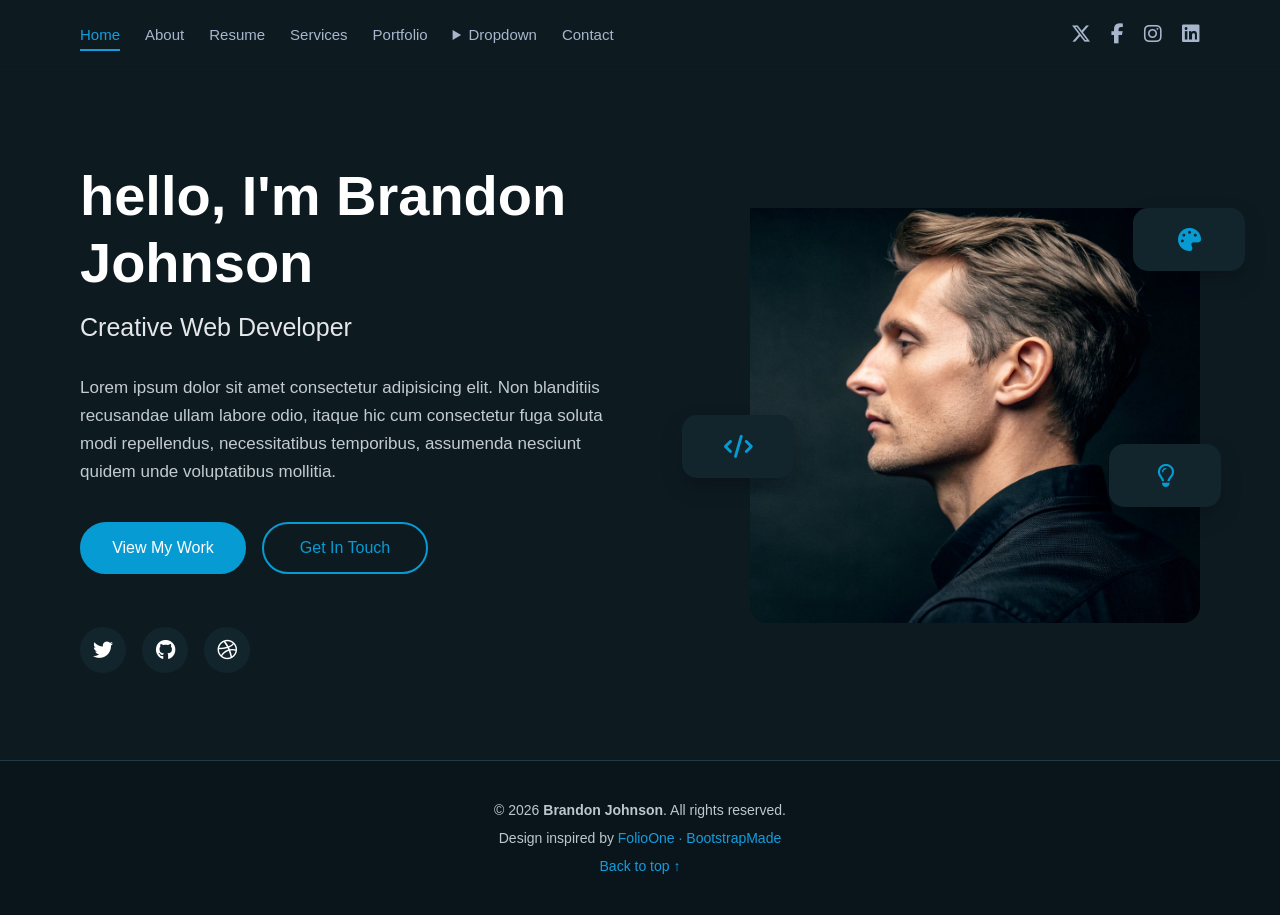
<file: index.html>
<!doctype html>
<html lang="en">
  <head>
    <meta charset="UTF-8" />
    <meta name="viewport" content="width=device-width, initial-scale=1.0" />
    <title>Brandon Johnson</title>
    <link rel="stylesheet" href="asset/styles.css" />
    <link
      rel="stylesheet"
      href="https://cdnjs.cloudflare.com/ajax/libs/font-awesome/6.5.1/css/all.min.css"
    />
  <script src="asset/site.js" defer></script></head>
  <body id="top">
<nav class="navbar" aria-label="Main navigation">
  <div class="nav-links">
    <a href="index.html" class="active" aria-current="page">Home</a>
    <a href="about.html">About</a>
    <a href="resume.html">Resume</a>
    <a href="services.html">Services</a>
    <a href="Portfolio.html">Portfolio</a>
    <details class="dropdown"><summary>Dropdown</summary><div class="dropdown-menu"><a href="Dropdown.html">Explore</a><a href="about.html#skills">Skills</a><a href="about.html#testimonials">Testimonials</a><a href="resume.html">Resume</a></div></details>
    <a href="Contact.html">Contact</a>
  </div>
  <div class="nav-socials" aria-label="Social platforms"><a href="https://x.com/" aria-label="X"><i class="fab fa-x-twitter"></i></a><a href="https://www.facebook.com/" aria-label="Facebook"><i class="fab fa-facebook-f"></i></a><a href="https://www.instagram.com/" aria-label="Instagram"><i class="fab fa-instagram"></i></a><a href="https://www.linkedin.com/" aria-label="LinkedIn"><i class="fab fa-linkedin"></i></a></div>
</nav>
    
    
    <main class="hero">
      <section class="hero-content">
        <h1>hello, I'm Brandon <span>Johnson</span></h1>
        <h2>Creative <span>Web Developer</span></h2>
        <p>
          Lorem ipsum dolor sit amet consectetur adipisicing elit. Non
          blanditiis recusandae ullam labore odio, itaque hic cum consectetur
          fuga soluta modi repellendus, necessitatibus temporibus, assumenda
          nesciunt quidem unde voluptatibus mollitia.
        </p>
        <div class="hero-buttons">
          <a href="Portfolio.html" class="btn btn-primary"> View My Work </a>
          <a href="Contact.html" class="btn btn-outline"> Get In Touch </a>
        </div>
        <div class="social-links">
          <a href="https://x.com/" aria-label="Twitter">
            <i class="fa-brands fa-twitter"></i>
          </a>
          <a href="https://github.com/" aria-label="GitHub">
            <i class="fa-brands fa-github"></i>
          </a>
          <a href="https://dribbble.com/" aria-label="Dribbble">
            <i class="fa-brands fa-dribbble"></i>
          </a>
        </div>
      </section>
      <section class="hero-image">
        <img src="asset/image/bradon.webp" alt="photo de brandon johnson" />
        <div class="floating-card card-code">
          <i class="fa-solid fa-code"></i>
        </div>
        <div class="floating-card card-design">
          <i class="fa-solid fa-palette"></i>
        </div>
        <div class="floating-card card-ideas">
          <i class="fa-regular fa-lightbulb"></i>
        </div>
      </section>
    </main>
  <footer class="site-footer"><p>© 2026 <strong>Brandon Johnson</strong>. All rights reserved.</p><p>Design inspired by <a href="https://bootstrapmade.com/demo/FolioOne/">FolioOne · BootstrapMade</a></p><a href="#top">Back to top ↑</a></footer>
</body>
</html>
</file>
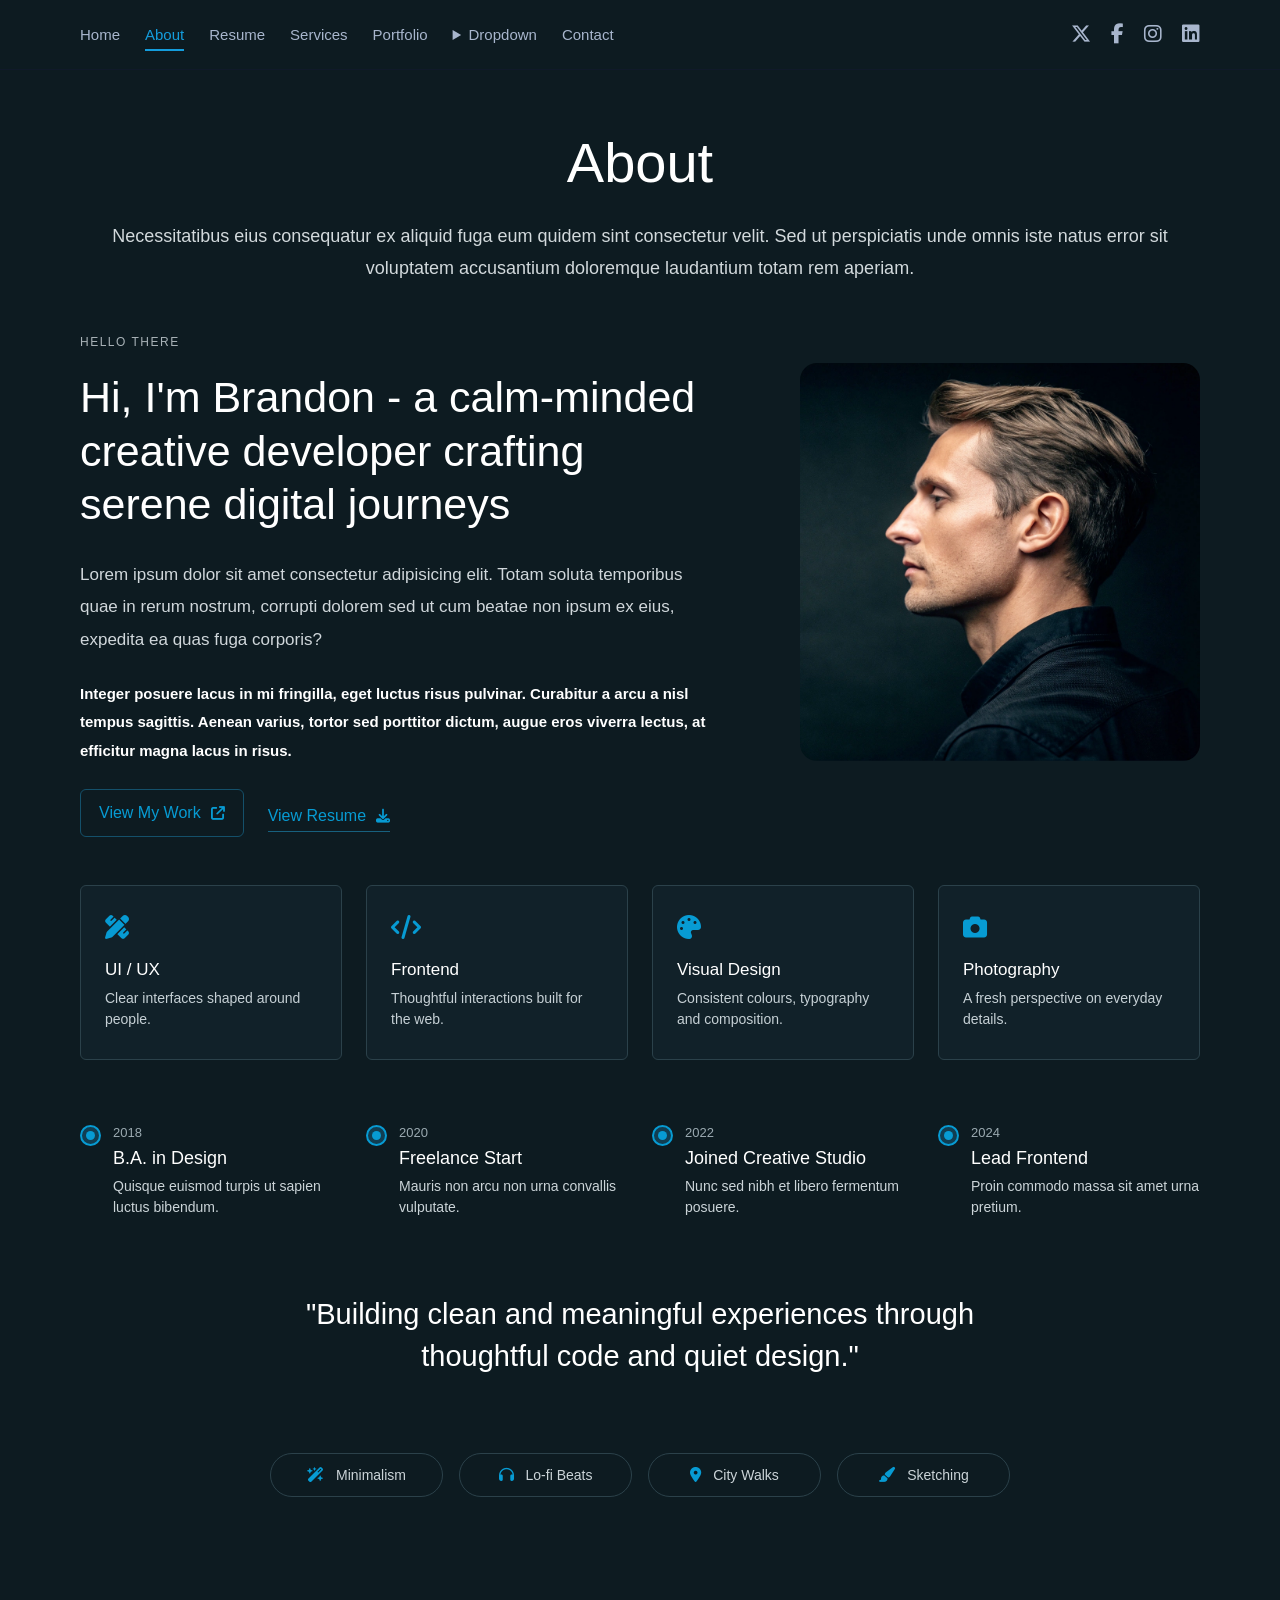
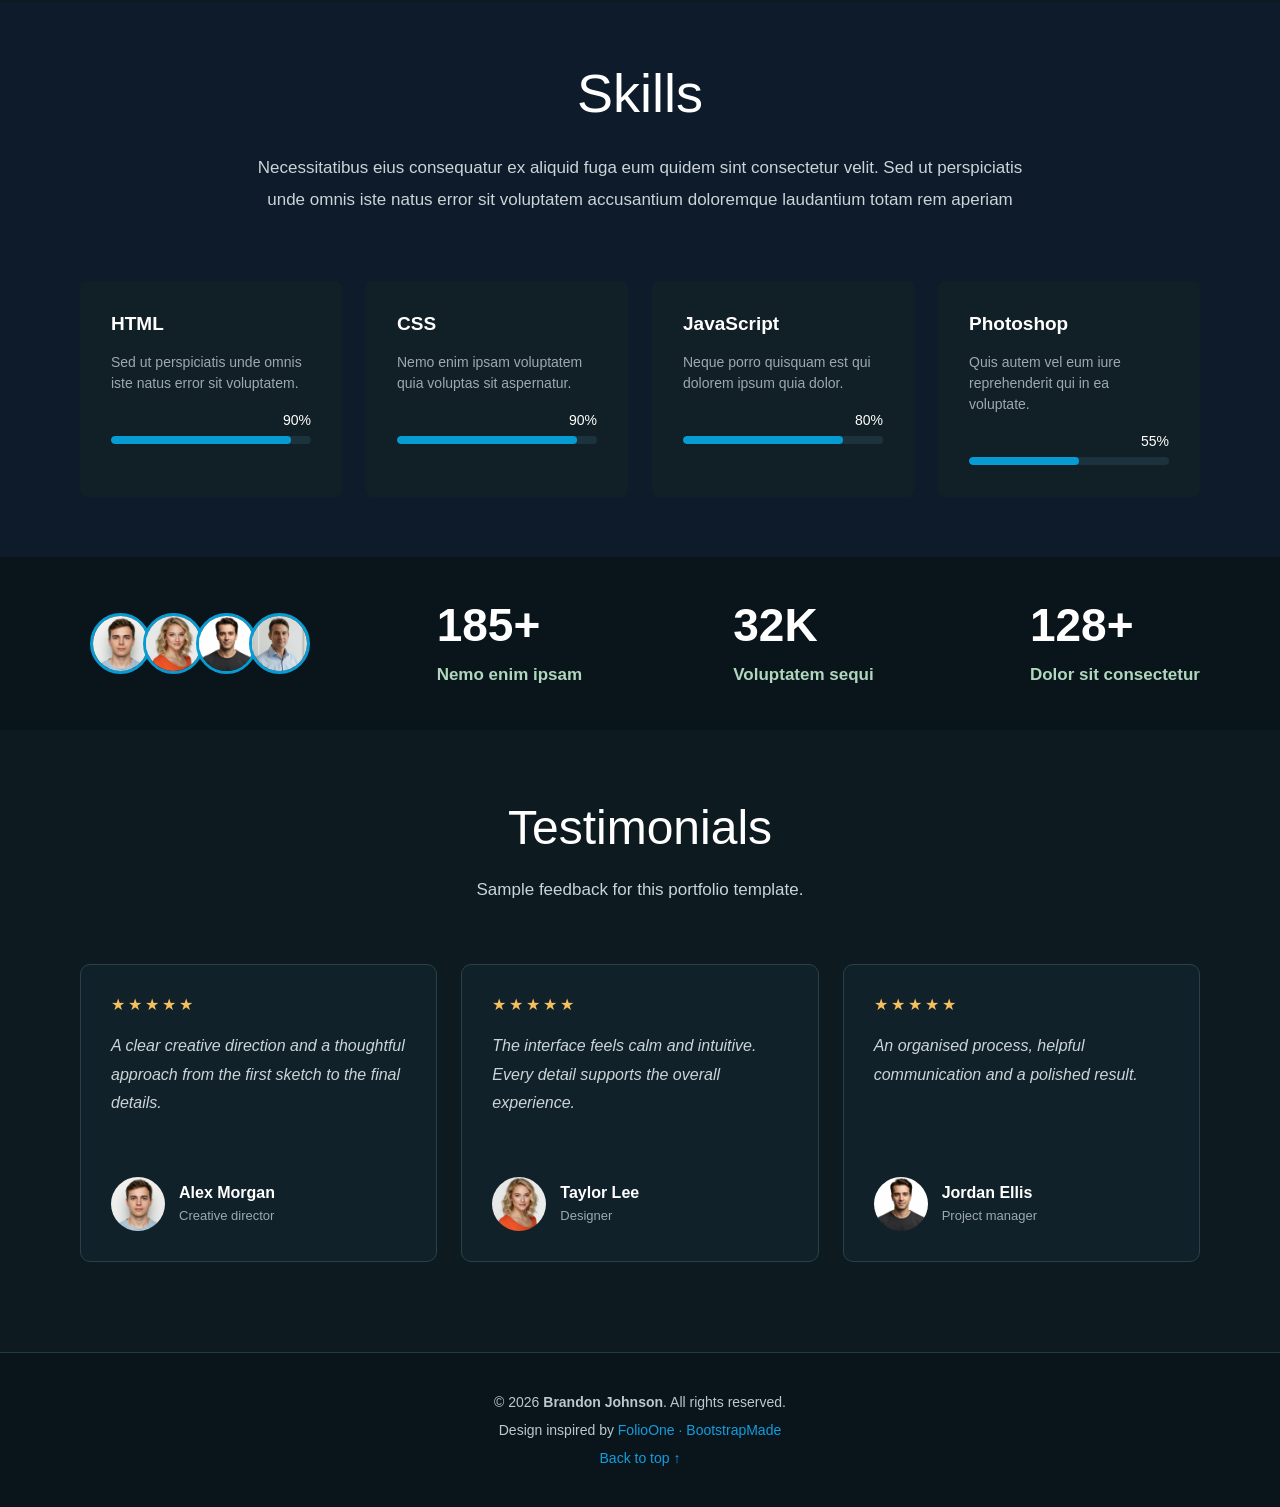
<file: about.html>
<!doctype html>
<html lang="en">
  <head>
    <meta charset="UTF-8" />
    <meta name="viewport" content="width=device-width, initial-scale=1.0" />
    <title>Brandon Johnson</title>
    <link rel="stylesheet" href="asset/styles.css" />
    <link
      rel="stylesheet"
      href="https://cdnjs.cloudflare.com/ajax/libs/font-awesome/6.5.1/css/all.min.css"
    />
  <script src="asset/site.js" defer></script></head>
  <body id="top">
<nav class="navbar" aria-label="Main navigation">
  <div class="nav-links">
    <a href="index.html">Home</a>
    <a href="about.html" class="active" aria-current="page">About</a>
    <a href="resume.html">Resume</a>
    <a href="services.html">Services</a>
    <a href="Portfolio.html">Portfolio</a>
    <details class="dropdown"><summary>Dropdown</summary><div class="dropdown-menu"><a href="Dropdown.html">Explore</a><a href="about.html#skills">Skills</a><a href="about.html#testimonials">Testimonials</a><a href="resume.html">Resume</a></div></details>
    <a href="Contact.html">Contact</a>
  </div>
  <div class="nav-socials" aria-label="Social platforms"><a href="https://x.com/" aria-label="X"><i class="fab fa-x-twitter"></i></a><a href="https://www.facebook.com/" aria-label="Facebook"><i class="fab fa-facebook-f"></i></a><a href="https://www.instagram.com/" aria-label="Instagram"><i class="fab fa-instagram"></i></a><a href="https://www.linkedin.com/" aria-label="LinkedIn"><i class="fab fa-linkedin"></i></a></div>
</nav>
    
    
    <section class="about" id="about">
      <div class="about-heading">
        <h2>About</h2>
        <p>
          Necessitatibus eius consequatur ex aliquid fuga eum quidem sint
          consectetur velit. Sed ut perspiciatis unde omnis iste natus error sit
          voluptatem accusantium doloremque laudantium totam rem aperiam.
        </p>
      </div>
      <div class="about-content">
        <div class="about-text">
          <span class="about-label">HELLO THERE</span>
          <h3>
            Hi, I'm Brandon - a calm-minded creative developer crafting serene
            digital journeys
          </h3>
          <p>
            Lorem ipsum dolor sit amet consectetur adipisicing elit. Totam
            soluta temporibus quae in rerum nostrum, corrupti dolorem sed ut cum
            beatae non ipsum ex eius, expedita ea quas fuga corporis?
          </p>
          <p class="about-important">
            Integer posuere lacus in mi fringilla, eget luctus risus pulvinar.
            Curabitur a arcu a nisl tempus sagittis. Aenean varius, tortor sed
            porttitor dictum, augue eros viverra lectus, at efficitur magna
            lacus in risus.
          </p>
        </div>
        <div class="about-image">
          <img src="asset/image/bradon.webp" alt="Photo de brad" />
        </div>
      </div>
      <div class="about-actions">
        <a href="Portfolio.html" class="work-button">
          View My Work
          <i class="fa-solid fa-arrow-up-right-from-square"></i>
        </a>
        <a href="resume.html" class="resume-button">
          View Resume
          <i class="fa-solid fa-download"></i>
        </a>
      </div>
<div class="about-skills"><article class="skill-card"><i class="fa-solid fa-pen-ruler skill-icon"></i><h4>UI / UX</h4><p>Clear interfaces shaped around people.</p></article><article class="skill-card"><i class="fa-solid fa-code skill-icon"></i><h4>Frontend</h4><p>Thoughtful interactions built for the web.</p></article><article class="skill-card"><i class="fa-solid fa-palette skill-icon"></i><h4>Visual Design</h4><p>Consistent colours, typography and composition.</p></article><article class="skill-card"><i class="fa-solid fa-camera skill-icon"></i><h4>Photography</h4><p>A fresh perspective on everyday details.</p></article></div>
    <!-- PARCOURS -->
<div class="about-timeline">

    <div class="timeline-item">
        <div class="timeline-dot"></div>

        <div class="timeline-content">
            <span>2018</span>
            <h4>B.A. in Design</h4>
            <p>
                Quisque euismod turpis ut sapien luctus bibendum.
            </p>
        </div>
    </div>
    <div class="timeline-item">
        <div class="timeline-dot"></div>

        <div class="timeline-content">
            <span>2020</span>
            <h4>Freelance Start</h4>
            <p>
                Mauris non arcu non urna convallis vulputate.
            </p>
        </div>
    </div>


    <div class="timeline-item">
        <div class="timeline-dot"></div>

        <div class="timeline-content">
            <span>2022</span>
            <h4>Joined Creative Studio</h4>
            <p>
                Nunc sed nibh et libero fermentum posuere.
            </p>
        </div>
    </div>


    <div class="timeline-item">
        <div class="timeline-dot"></div>

        <div class="timeline-content">
            <span>2024</span>
            <h4>Lead Frontend</h4>
            <p>
                Proin commodo massa sit amet urna pretium.
            </p>
        </div>
    </div>
  </div>
<div class="about-quote">

    <p>
        "Building clean and meaningful experiences through
        <br>
        thoughtful code and quiet design."
    </p>

</div>
<div class="about-interests">

    <div class="interest">
        <i class="fa-solid fa-wand-magic-sparkles"></i>
        <span>Minimalism</span>
    </div>

    <div class="interest">
        <i class="fa-solid fa-headphones"></i>
        <span>Lo-fi Beats</span>
    </div>

    <div class="interest">
        <i class="fa-solid fa-location-dot"></i>
        <span>City Walks</span>
    </div>

    <div class="interest">
        <i class="fa-solid fa-paintbrush"></i>
        <span>Sketching</span>
    </div>

</div>
</section>
<section class="skills" id="skills">

    <!-- TITRE -->
    <div class="skills-header">

        <h2>Skills</h2>

        <p>
            Necessitatibus eius consequatur ex aliquid fuga eum quidem sint
            consectetur velit. Sed ut perspiciatis
            <br>
            unde omnis iste natus error sit voluptatem accusantium doloremque
            laudantium totam rem aperiam
        </p>

    </div>


    <!-- CARTES -->
    <div class="skills-container">

        <!-- HTML -->
        <div class="skill-box">

            <h3>HTML</h3>

            <p>
                Sed ut perspiciatis unde omnis iste natus error sit voluptatem.
            </p>

            <div class="skill-progress">

                <span>90%</span>

                <div class="progress-bar">
                    <div class="progress html-progress"></div>
                </div>

            </div>

        </div>


        <!-- CSS -->
        <div class="skill-box">

            <h3>CSS</h3>

            <p>
                Nemo enim ipsam voluptatem quia voluptas sit aspernatur.
            </p>

            <div class="skill-progress">

                <span>90%</span>

                <div class="progress-bar">
                    <div class="progress css-progress"></div>
                </div>

            </div>

        </div>


        <!-- JAVASCRIPT -->
        <div class="skill-box">

            <h3>JavaScript</h3>

            <p>
                Neque porro quisquam est qui dolorem ipsum quia dolor.
            </p>

            <div class="skill-progress">

                <span>80%</span>

                <div class="progress-bar">
                    <div class="progress javascript-progress"></div>
                </div>

            </div>

        </div>


        <!-- PHOTOSHOP -->
        <div class="skill-box">

            <h3>Photoshop</h3>

            <p>
                Quis autem vel eum iure reprehenderit qui in ea voluptate.
            </p>

            <div class="skill-progress">

                <span>55%</span>

                <div class="progress-bar">
                    <div class="progress photoshop-progress"></div>
                </div>

            </div>

        </div>

    </div>
</section>
<section class="stats">

    <div class="stats-container">

        <!-- AVATARS -->
        <div class="stats-avatars">

            <img src="asset/image/imge1.webp" alt="Person 1">
            <img src="asset/image/image2.webp" alt="Person 2">
            <img src="asset/image/image3.webp" alt="Person 3">
            <img src="asset/image/image4.webp" alt="Person 4">

        </div>


        <!-- STAT 1 -->
        <div class="stat-box">

            <h3>185<span>+</span></h3>

            <p>
                Nemo enim ipsam
            </p>

        </div>


        <!-- STAT 2 -->
        <div class="stat-box">

            <h3>32K</h3>

            <p>
                Voluptatem sequi
            </p>

        </div>


        <!-- STAT 3 -->
        <div class="stat-box">

            <h3>128<span>+</span></h3>

            <p>
                Dolor sit consectetur
            </p>

        </div>

    </div>

</section>
  <section class="testimonials" id="testimonials"><div class="page-heading"><h2>Testimonials</h2><p>Sample feedback for this portfolio template.</p></div><div class="testimonial-grid"><article class="testimonial-card"><div class="stars" aria-label="5 out of 5 stars">★★★★★</div><blockquote>A clear creative direction and a thoughtful approach from the first sketch to the final details.</blockquote><div class="testimonial-person"><img src="asset/image/imge1.webp" alt=""><div><h3>Alex Morgan</h3><p>Creative director</p></div></div></article><article class="testimonial-card"><div class="stars" aria-label="5 out of 5 stars">★★★★★</div><blockquote>The interface feels calm and intuitive. Every detail supports the overall experience.</blockquote><div class="testimonial-person"><img src="asset/image/image2.webp" alt=""><div><h3>Taylor Lee</h3><p>Designer</p></div></div></article><article class="testimonial-card"><div class="stars" aria-label="5 out of 5 stars">★★★★★</div><blockquote>An organised process, helpful communication and a polished result.</blockquote><div class="testimonial-person"><img src="asset/image/image3.webp" alt=""><div><h3>Jordan Ellis</h3><p>Project manager</p></div></div></article></div></section>
<footer class="site-footer"><p>© 2026 <strong>Brandon Johnson</strong>. All rights reserved.</p><p>Design inspired by <a href="https://bootstrapmade.com/demo/FolioOne/">FolioOne · BootstrapMade</a></p><a href="#top">Back to top ↑</a></footer>
</body>
</html>
</file>
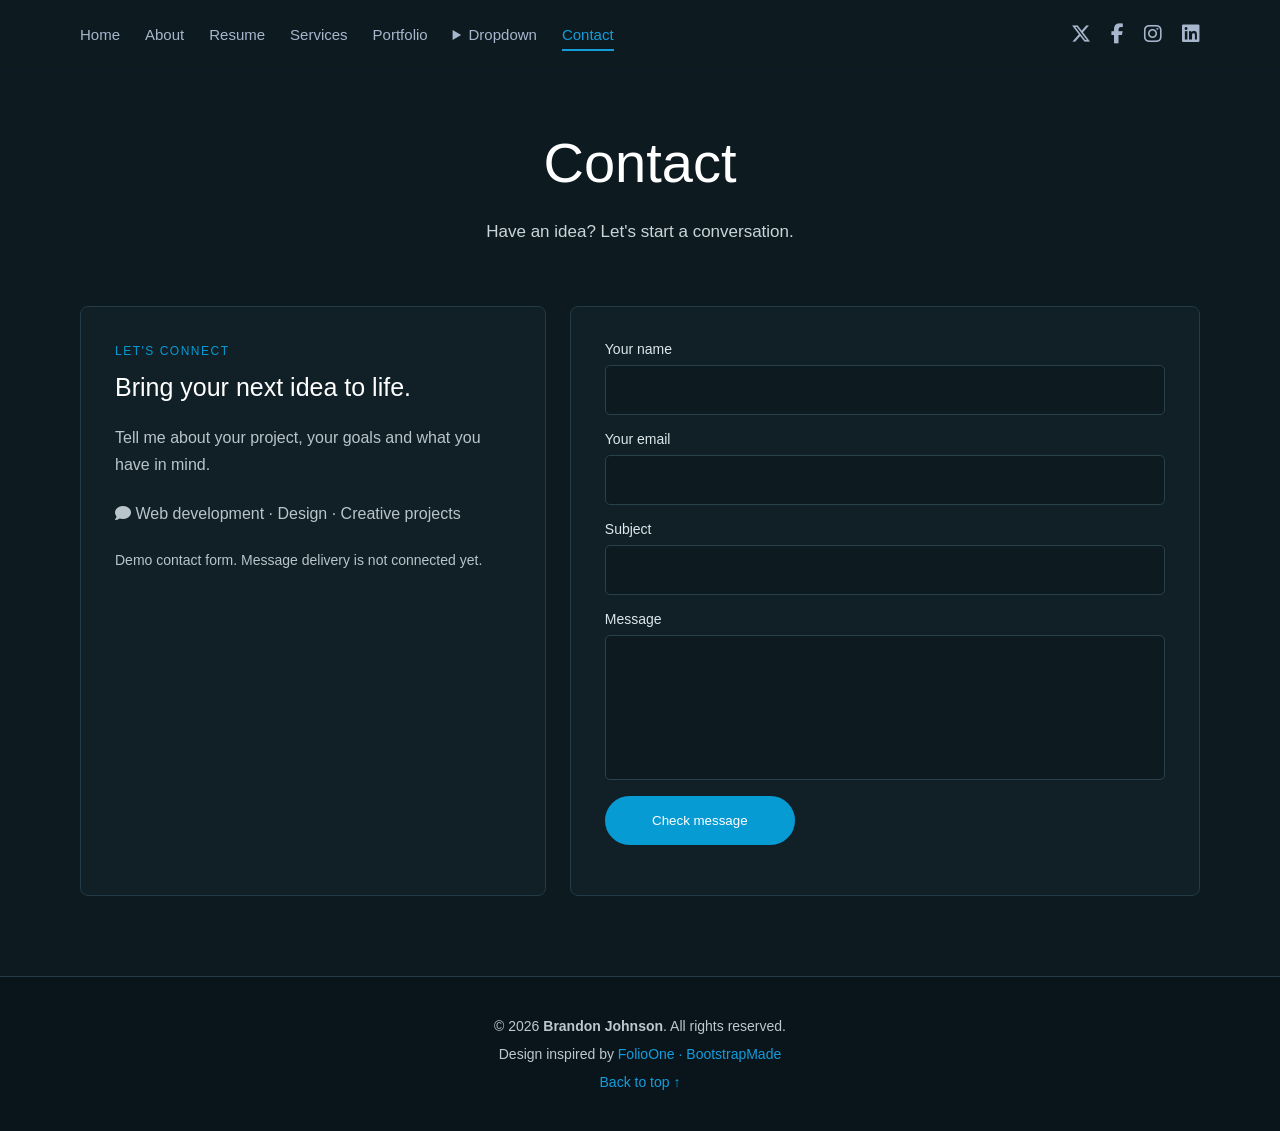
<file: Contact.html>
<!doctype html>
<html lang="en">
<head><meta charset="UTF-8"><meta name="viewport" content="width=1280"><title>Contact | Brandon Johnson</title><link rel="stylesheet" href="asset/styles.css"><link rel="stylesheet" href="https://cdnjs.cloudflare.com/ajax/libs/font-awesome/6.5.1/css/all.min.css"><script src="asset/site.js" defer></script></head>
<body id="top">
<nav class="navbar" aria-label="Main navigation">
  <div class="nav-links">
    <a href="index.html">Home</a>
    <a href="about.html">About</a>
    <a href="resume.html">Resume</a>
    <a href="services.html">Services</a>
    <a href="Portfolio.html">Portfolio</a>
    <details class="dropdown"><summary>Dropdown</summary><div class="dropdown-menu"><a href="Dropdown.html">Explore</a><a href="about.html#skills">Skills</a><a href="about.html#testimonials">Testimonials</a><a href="resume.html">Resume</a></div></details>
    <a href="Contact.html" class="active" aria-current="page">Contact</a>
  </div>
  <div class="nav-socials" aria-label="Social platforms"><a href="https://x.com/" aria-label="X"><i class="fab fa-x-twitter"></i></a><a href="https://www.facebook.com/" aria-label="Facebook"><i class="fab fa-facebook-f"></i></a><a href="https://www.instagram.com/" aria-label="Instagram"><i class="fab fa-instagram"></i></a><a href="https://www.linkedin.com/" aria-label="LinkedIn"><i class="fab fa-linkedin"></i></a></div>
</nav>
<main class="page-shell"><div class="page-heading"><h1>Contact</h1><p>Have an idea? Let's start a conversation.</p></div><div class="contact-layout"><section class="contact-info content-card"><span class="eyebrow">LET'S CONNECT</span><h2>Bring your next idea to life.</h2><p>Tell me about your project, your goals and what you have in mind.</p><p><i class="fa-solid fa-comment"></i> Web development · Design · Creative projects</p><p class="form-note">Demo contact form. Message delivery is not connected yet.</p></section><form class="contact-form content-card" id="contact-form"><label for="name">Your name</label><input id="name" name="name" autocomplete="name" required><label for="email">Your email</label><input id="email" name="email" type="email" autocomplete="email" required><label for="subject">Subject</label><input id="subject" name="subject" required><label for="message">Message</label><textarea id="message" name="message" required></textarea><button class="btn btn-primary" type="submit">Check message</button><p id="form-status" role="status" aria-live="polite"></p></form></div></main>
<footer class="site-footer"><p>© 2026 <strong>Brandon Johnson</strong>. All rights reserved.</p><p>Design inspired by <a href="https://bootstrapmade.com/demo/FolioOne/">FolioOne · BootstrapMade</a></p><a href="#top">Back to top ↑</a></footer>
</body></html>
</file>
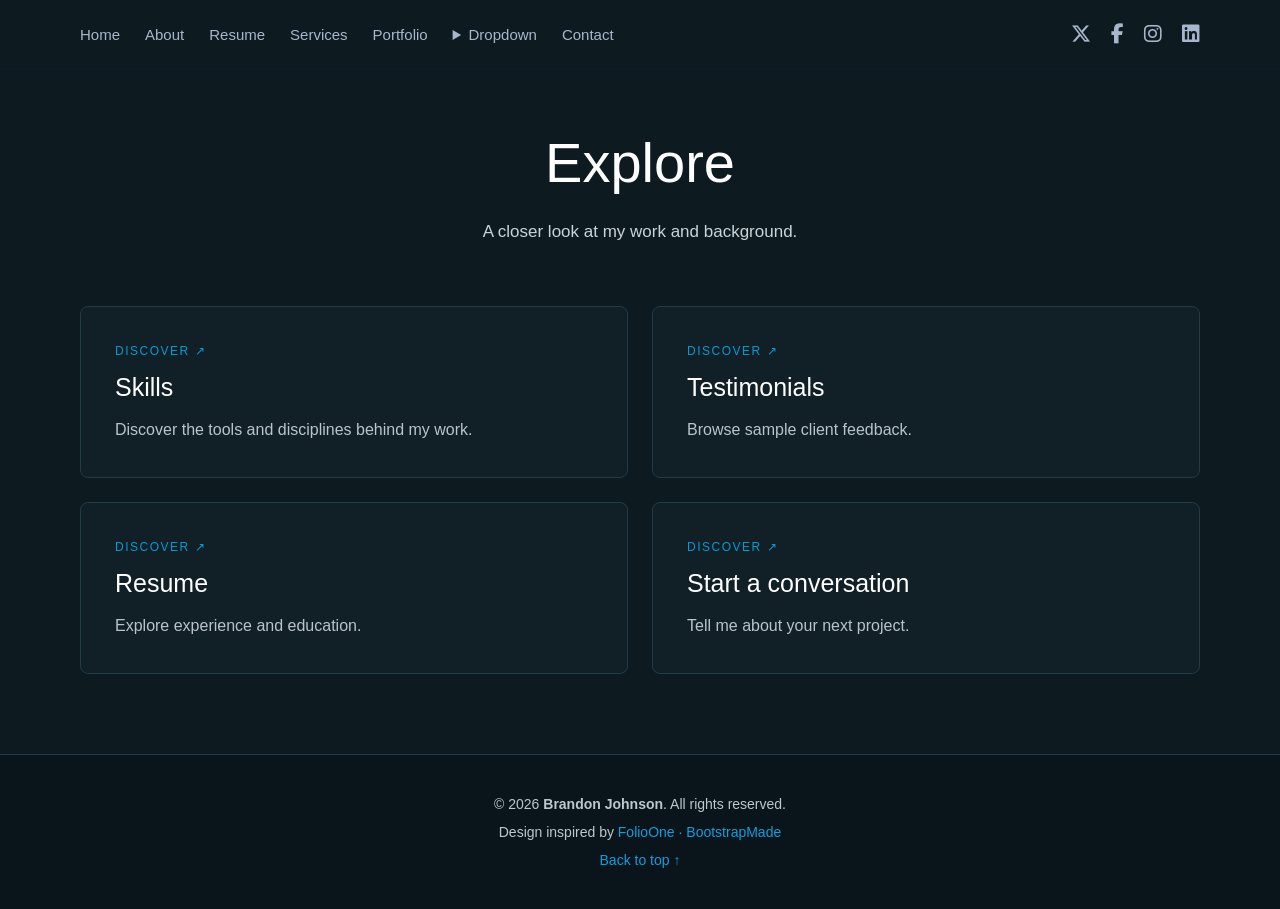
<file: Dropdown.html>
<!doctype html>
<html lang="en">
<head><meta charset="UTF-8"><meta name="viewport" content="width=1280"><title>Explore | Brandon Johnson</title><link rel="stylesheet" href="asset/styles.css"><link rel="stylesheet" href="https://cdnjs.cloudflare.com/ajax/libs/font-awesome/6.5.1/css/all.min.css"><script src="asset/site.js" defer></script></head>
<body id="top">
<nav class="navbar" aria-label="Main navigation">
  <div class="nav-links">
    <a href="index.html">Home</a>
    <a href="about.html">About</a>
    <a href="resume.html">Resume</a>
    <a href="services.html">Services</a>
    <a href="Portfolio.html">Portfolio</a>
    <details class="dropdown"><summary>Dropdown</summary><div class="dropdown-menu"><a href="Dropdown.html">Explore</a><a href="about.html#skills">Skills</a><a href="about.html#testimonials">Testimonials</a><a href="resume.html">Resume</a></div></details>
    <a href="Contact.html">Contact</a>
  </div>
  <div class="nav-socials" aria-label="Social platforms"><a href="https://x.com/" aria-label="X"><i class="fab fa-x-twitter"></i></a><a href="https://www.facebook.com/" aria-label="Facebook"><i class="fab fa-facebook-f"></i></a><a href="https://www.instagram.com/" aria-label="Instagram"><i class="fab fa-instagram"></i></a><a href="https://www.linkedin.com/" aria-label="LinkedIn"><i class="fab fa-linkedin"></i></a></div>
</nav>
<main class="page-shell"><div class="page-heading"><h1>Explore</h1><p>A closer look at my work and background.</p></div><div class="service-grid"><a class="content-card menu-card" href="about.html#skills"><span class="eyebrow">DISCOVER ↗</span><h2>Skills</h2><p>Discover the tools and disciplines behind my work.</p></a><a class="content-card menu-card" href="about.html#testimonials"><span class="eyebrow">DISCOVER ↗</span><h2>Testimonials</h2><p>Browse sample client feedback.</p></a><a class="content-card menu-card" href="resume.html"><span class="eyebrow">DISCOVER ↗</span><h2>Resume</h2><p>Explore experience and education.</p></a><a class="content-card menu-card" href="Contact.html"><span class="eyebrow">DISCOVER ↗</span><h2>Start a conversation</h2><p>Tell me about your next project.</p></a></div></main>
<footer class="site-footer"><p>© 2026 <strong>Brandon Johnson</strong>. All rights reserved.</p><p>Design inspired by <a href="https://bootstrapmade.com/demo/FolioOne/">FolioOne · BootstrapMade</a></p><a href="#top">Back to top ↑</a></footer>
</body></html>
</file>
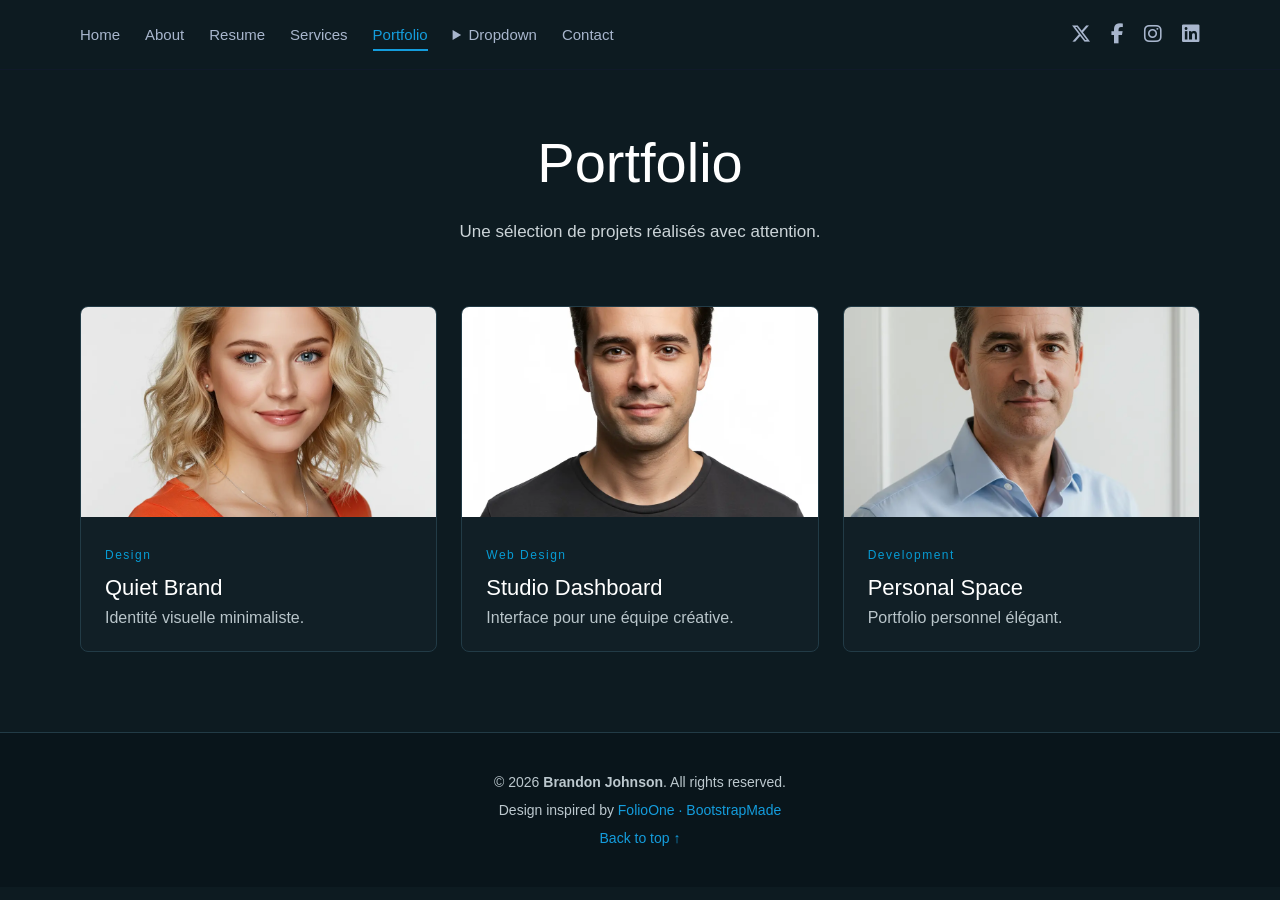
<file: Portfolio.html>
<!doctype html><html lang="fr"><head><meta charset="UTF-8"><title>Portfolio</title><link rel="stylesheet" href="asset/styles.css"><script src="asset/site.js" defer></script><link rel="stylesheet" href="https://cdnjs.cloudflare.com/ajax/libs/font-awesome/6.5.1/css/all.min.css"></head><body id="top">
<nav class="navbar" aria-label="Main navigation">
  <div class="nav-links">
    <a href="index.html">Home</a>
    <a href="about.html">About</a>
    <a href="resume.html">Resume</a>
    <a href="services.html">Services</a>
    <a href="Portfolio.html" class="active" aria-current="page">Portfolio</a>
    <details class="dropdown"><summary>Dropdown</summary><div class="dropdown-menu"><a href="Dropdown.html">Explore</a><a href="about.html#skills">Skills</a><a href="about.html#testimonials">Testimonials</a><a href="resume.html">Resume</a></div></details>
    <a href="Contact.html">Contact</a>
  </div>
  <div class="nav-socials" aria-label="Social platforms"><a href="https://x.com/" aria-label="X"><i class="fab fa-x-twitter"></i></a><a href="https://www.facebook.com/" aria-label="Facebook"><i class="fab fa-facebook-f"></i></a><a href="https://www.instagram.com/" aria-label="Instagram"><i class="fab fa-instagram"></i></a><a href="https://www.linkedin.com/" aria-label="LinkedIn"><i class="fab fa-linkedin"></i></a></div>
</nav><main class="page-shell"><div class="page-heading"><h1>Portfolio</h1><p>Une sélection de projets réalisés avec attention.</p></div><div class="portfolio-grid"><article class="project-card"><img src="asset/image/image2.webp" alt="Projet design"><div><span>Design</span><h2>Quiet Brand</h2><p>Identité visuelle minimaliste.</p></div></article><article class="project-card"><img src="asset/image/image3.webp" alt="Projet web"><div><span>Web Design</span><h2>Studio Dashboard</h2><p>Interface pour une équipe créative.</p></div></article><article class="project-card"><img src="asset/image/image4.webp" alt="Projet portfolio"><div><span>Development</span><h2>Personal Space</h2><p>Portfolio personnel élégant.</p></div></article></div></main><footer class="site-footer"><p>© 2026 <strong>Brandon Johnson</strong>. All rights reserved.</p><p>Design inspired by <a href="https://bootstrapmade.com/demo/FolioOne/">FolioOne · BootstrapMade</a></p><a href="#top">Back to top ↑</a></footer>
</body></html>
</file>
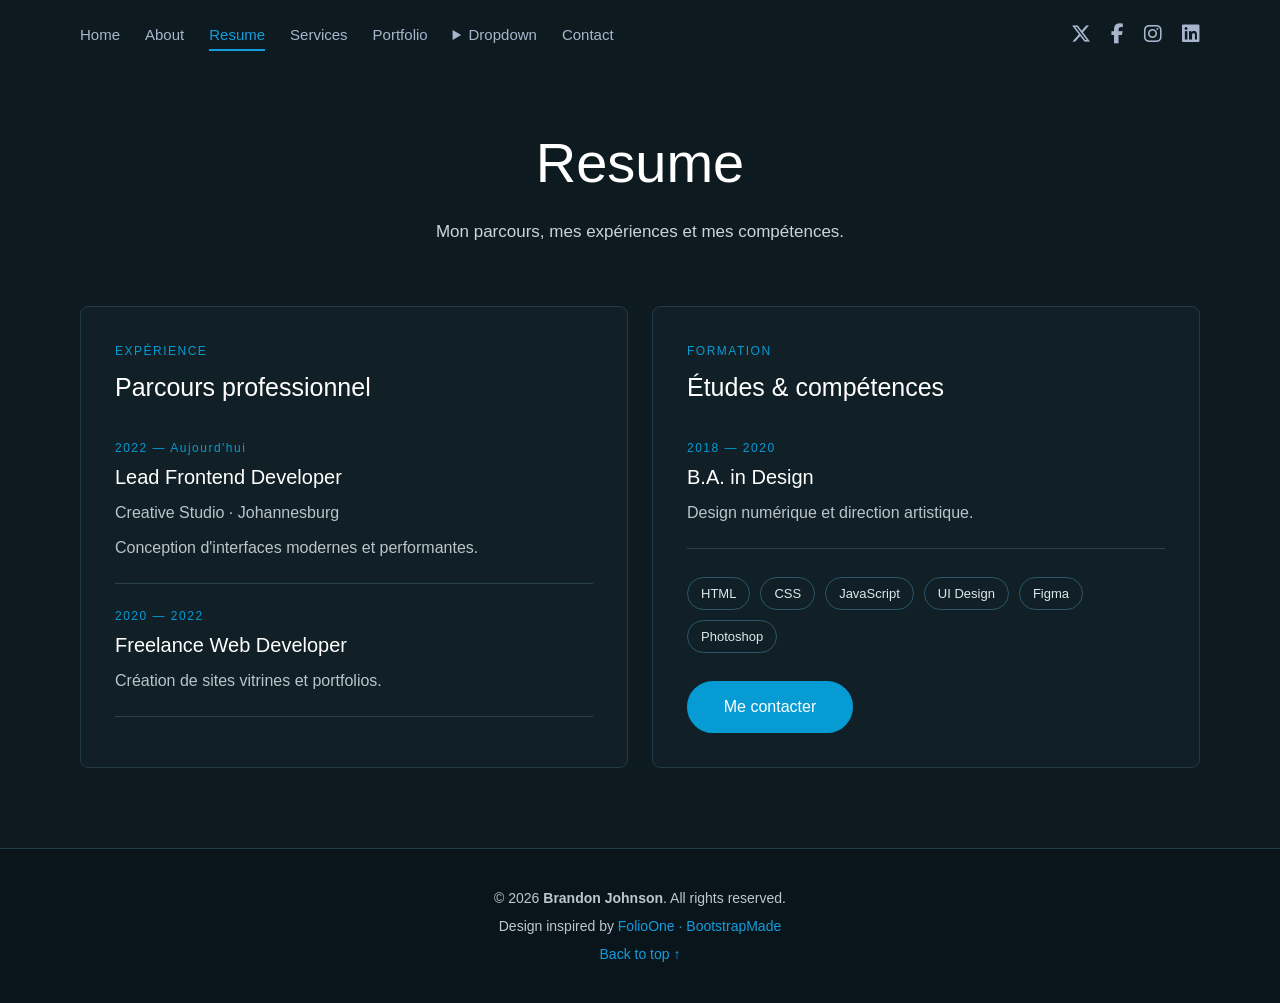
<file: resume.html>
<!doctype html><html lang="fr"><head><meta charset="UTF-8"><title>Resume | Brandon Johnson</title><link rel="stylesheet" href="asset/styles.css"><link rel="stylesheet" href="https://cdnjs.cloudflare.com/ajax/libs/font-awesome/6.5.1/css/all.min.css"><script src="asset/site.js" defer></script></head><body id="top">
<nav class="navbar" aria-label="Main navigation">
  <div class="nav-links">
    <a href="index.html">Home</a>
    <a href="about.html">About</a>
    <a href="resume.html" class="active" aria-current="page">Resume</a>
    <a href="services.html">Services</a>
    <a href="Portfolio.html">Portfolio</a>
    <details class="dropdown"><summary>Dropdown</summary><div class="dropdown-menu"><a href="Dropdown.html">Explore</a><a href="about.html#skills">Skills</a><a href="about.html#testimonials">Testimonials</a><a href="resume.html">Resume</a></div></details>
    <a href="Contact.html">Contact</a>
  </div>
  <div class="nav-socials" aria-label="Social platforms"><a href="https://x.com/" aria-label="X"><i class="fab fa-x-twitter"></i></a><a href="https://www.facebook.com/" aria-label="Facebook"><i class="fab fa-facebook-f"></i></a><a href="https://www.instagram.com/" aria-label="Instagram"><i class="fab fa-instagram"></i></a><a href="https://www.linkedin.com/" aria-label="LinkedIn"><i class="fab fa-linkedin"></i></a></div>
</nav><main class="page-shell"><div class="page-heading"><h1>Resume</h1><p>Mon parcours, mes expériences et mes compétences.</p></div><div class="resume-grid"><section class="content-card"><span class="eyebrow">EXPÉRIENCE</span><h2>Parcours professionnel</h2><div class="resume-entry"><span>2022 — Aujourd'hui</span><h3>Lead Frontend Developer</h3><p>Creative Studio · Johannesburg</p><p>Conception d'interfaces modernes et performantes.</p></div><div class="resume-entry"><span>2020 — 2022</span><h3>Freelance Web Developer</h3><p>Création de sites vitrines et portfolios.</p></div></section><section class="content-card"><span class="eyebrow">FORMATION</span><h2>Études & compétences</h2><div class="resume-entry"><span>2018 — 2020</span><h3>B.A. in Design</h3><p>Design numérique et direction artistique.</p></div><div class="tag-list"><span>HTML</span><span>CSS</span><span>JavaScript</span><span>UI Design</span><span>Figma</span><span>Photoshop</span></div><a class="btn btn-primary" href="Contact.html">Me contacter</a></section></div></main><footer class="site-footer"><p>© 2026 <strong>Brandon Johnson</strong>. All rights reserved.</p><p>Design inspired by <a href="https://bootstrapmade.com/demo/FolioOne/">FolioOne · BootstrapMade</a></p><a href="#top">Back to top ↑</a></footer>
</body></html>
</file>
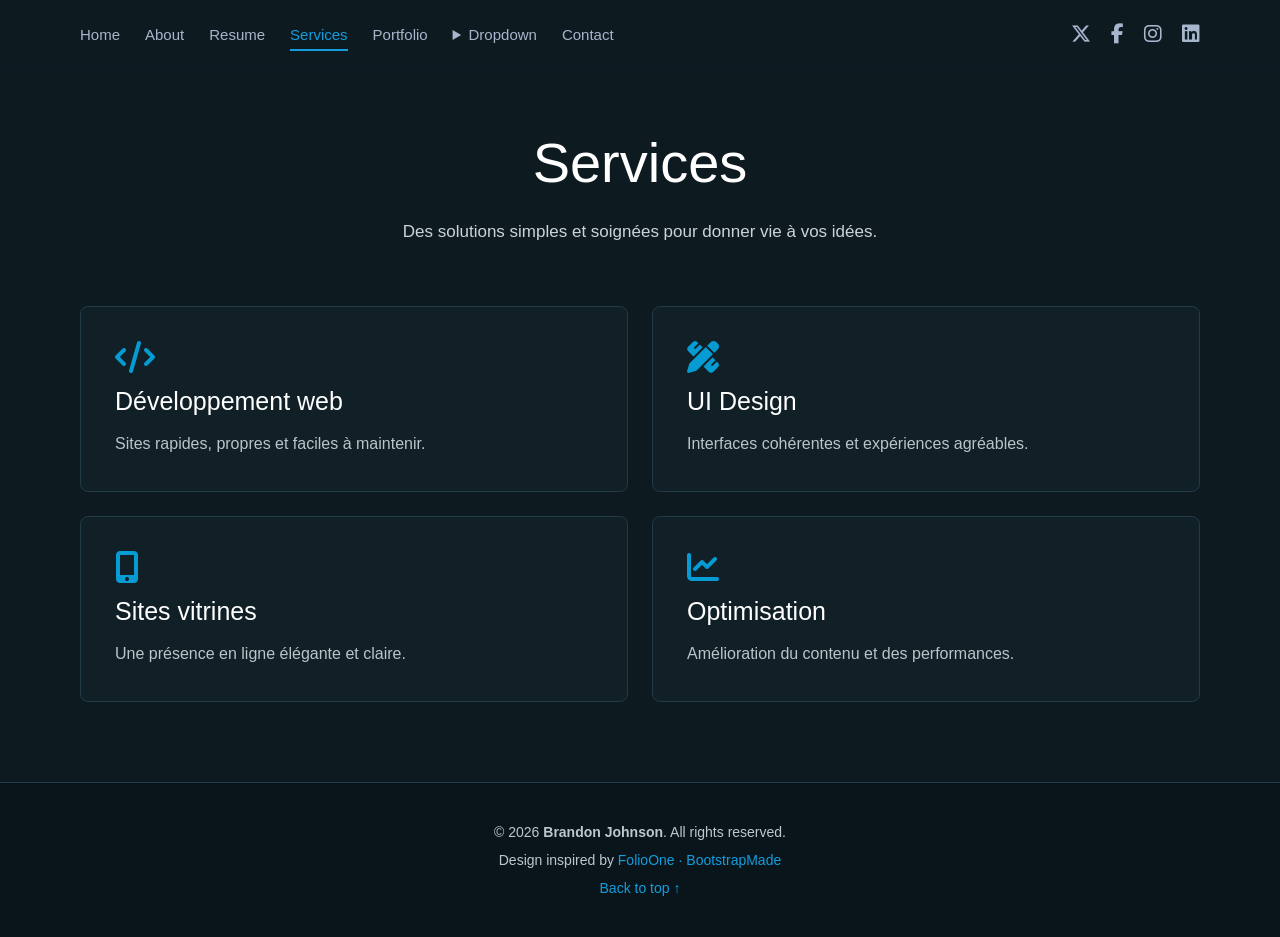
<file: services.html>
<!doctype html><html lang="fr"><head><meta charset="UTF-8"><title>Services</title><link rel="stylesheet" href="asset/styles.css"><script src="asset/site.js" defer></script><link rel="stylesheet" href="https://cdnjs.cloudflare.com/ajax/libs/font-awesome/6.5.1/css/all.min.css"></head><body id="top">
<nav class="navbar" aria-label="Main navigation">
  <div class="nav-links">
    <a href="index.html">Home</a>
    <a href="about.html">About</a>
    <a href="resume.html">Resume</a>
    <a href="services.html" class="active" aria-current="page">Services</a>
    <a href="Portfolio.html">Portfolio</a>
    <details class="dropdown"><summary>Dropdown</summary><div class="dropdown-menu"><a href="Dropdown.html">Explore</a><a href="about.html#skills">Skills</a><a href="about.html#testimonials">Testimonials</a><a href="resume.html">Resume</a></div></details>
    <a href="Contact.html">Contact</a>
  </div>
  <div class="nav-socials" aria-label="Social platforms"><a href="https://x.com/" aria-label="X"><i class="fab fa-x-twitter"></i></a><a href="https://www.facebook.com/" aria-label="Facebook"><i class="fab fa-facebook-f"></i></a><a href="https://www.instagram.com/" aria-label="Instagram"><i class="fab fa-instagram"></i></a><a href="https://www.linkedin.com/" aria-label="LinkedIn"><i class="fab fa-linkedin"></i></a></div>
</nav><main class="page-shell"><div class="page-heading"><h1>Services</h1><p>Des solutions simples et soignées pour donner vie à vos idées.</p></div><div class="service-grid"><article class="content-card"><i class="fa-solid fa-code service-icon"></i><h2>Développement web</h2><p>Sites rapides, propres et faciles à maintenir.</p></article><article class="content-card"><i class="fa-solid fa-pen-ruler service-icon"></i><h2>UI Design</h2><p>Interfaces cohérentes et expériences agréables.</p></article><article class="content-card"><i class="fa-solid fa-mobile-screen-button service-icon"></i><h2>Sites vitrines</h2><p>Une présence en ligne élégante et claire.</p></article><article class="content-card"><i class="fa-solid fa-chart-line service-icon"></i><h2>Optimisation</h2><p>Amélioration du contenu et des performances.</p></article></div></main><footer class="site-footer"><p>© 2026 <strong>Brandon Johnson</strong>. All rights reserved.</p><p>Design inspired by <a href="https://bootstrapmade.com/demo/FolioOne/">FolioOne · BootstrapMade</a></p><a href="#top">Back to top ↑</a></footer>
</body></html>
</file>
<file: asset/styles.css>
* {
  margin: 0;
  padding: 0;
  box-sizing: border-box;
}
body {
  font-family: Arial, Helvetica, sans-serif;
  background-color: #0d1b21;
  color: #ffffff;
}
.navbar {
  position: fixed;
  top: 0;
  left: 0;
  width: 100%;
  z-index: 1000;
  display: flex;
  justify-content: space-between;
  align-items: center;
  background-color: #0d1b21;
  padding: 15px 30px;
  border-bottom: 1px solid #101a2a;
}
.nav-links {
  display: flex;
  align-items: center;
  gap: 25px;
  margin-left: 100px;
}
.nav-socials {
  display: flex;
  align-items: center;
  gap: 25px;
  margin-right: 100px;
}
.nav-socials a {
  color: #a8b6cd;
  font-size: 20px;
  text-decoration: none;
  transition: color 0.3s ease;
}
.nav-socials a:hover {
  color: #149ddd;
}
.nav-links a {
  color: #a8b6cd;
  text-decoration: none;

  font-size: 15px;
  font-weight: 500;
  transition: color 0.3s ease;
  position: relative;
  padding-bottom: 8px;
}
.nav-links a:hover {
  color: #ffffff;
}
.nav-links a.active {
  color: #149ddd;
}
.nav-links a.active::after {
  content: "";
  position: absolute;
  bottom: 0;
  left: 0;
  width: 100%;
  height: 2px;
  background-color: #149ddd;
}
.hero {
  width: 100%;
  min-height: calc(100vh - 80px);
  padding: 50px 8%;
  display: flex;
  align-items: center;
  justify-content: space-between;
  gap: 70px;
  overflow: hidden;
}
.hero-content {
  width: 52%;
  max-width: 620px;
}
.hero-content h1 {
  color: #ffffff;
  font-size: 56px;
  line-height: 1.2;
  margin-bottom: 16px;
}
.hero-content h2 {
  color: #e5e7eb;
  font-size: 25px;
  font-weight: 400;
  margin-bottom: 32px;
}
.hero-content p {
  color: #c3cbd0;
  max-width: 550px;
  font-size: 17px;
  line-height: 1.65;
  margin-bottom: 36px;
}
.hero-buttons {
  display: flex;
  align-items: center;
  gap: 16px;
  margin-bottom: 48px;
}
.btn {
  display: inline-flex;
  align-items: center;
  justify-content: center;
  min-width: 166px;
  padding: 15px 25px;
  border: 2px solid #079bd3;
  border-radius: 30px;
  color: #ffffff;
  text-decoration: none;
  transition: all 0.3s ease;
}
.btn-primary {
  background-color: #079bd3;
}
.btn-primary:hover {
  background-color: #047fab;
  border-color: #047fab;
  transform: translateY(-3px);
}
.btn-outline {
  color: #079bd3;
  background-color: transparent;
}
.btn-outline:hover {
  color: #ffffff;
  background-color: #079bd3;
  transform: translateY(-3px);
}
.social-links {
  display: flex;
  gap: 16px;
}
.social-links a {
  width: 46px;
  height: 46px;
  display: flex;
  align-items: center;
  justify-content: center;
  color: #ffffff;
  background-color: #12242c;
  border-radius: 50%;
  text-decoration: none;
  transition: all 0.3s ease;
  font-size: 20px;
  position: relative;
  top: 5px;
}

.social-links a:hover {
  color: #079bd3;
  background-color: #19313b;
  transform: translateY(-4px);
}
.hero-image {
  width: 450px;
  height: 415px;
  position: relative;
  flex-shrink: 0;
}
.hero-image > img {
  width: 100%;
  height: 415px;
  display: block;
  object-fit: cover;
  object-position: center;
  border-radius: 0 0 17px 17px;
}
.floating-card {
  position: absolute;
  min-width: 112px;
  padding: 20px 22px;
  display: flex;
  align-items: center;
  justify-content: center;
  gap: 13px;
  color: #e8edf0;
  background-color: #12242c;
  border-radius: 15px;
  font-size: 15px;
  font-weight: bold;
  box-shadow: 0 10px 20px rgba(0, 0, 0, 0.25);
}
.floating-card i {
  color: #079bd3;
  font-size: 23px;
}
.card-code {
  top: 50%;
  left: -68px;
}
.card-design {
  top: 0;
  right: -45px;
}
.card-ideas {
  top: 57%;
  right: -21px;
}

/*about*/
.about {
  width: 100%;
  min-height: 220px;
  padding: 60px 8% 40px;
  display: flex;
  flex-direction: column;
  justify-content: center;
  align-items: center;
  background-color: #0d1b21;
}
.about-heading {
  width: 100%;
  max-width: 1100px;
  text-align: center;
}
.about-heading h2 {
  color: #ffffff;
  font-size: 56px;
  font-weight: 400;
  margin-bottom: 25px;
}
.about-heading p {
  color: #d2d9dc;
  font-size: 18px;
  line-height: 1.8;
  margin: 0 auto;
}
.about-content {
  width: 100%;
  max-width: 1150px;
  margin: 50px auto 0;
  padding: 0 15px;
  display: flex;
  align-items: center;
  justify-content: space-between;
  gap: 80px;
}
.about-text {
  width: calc(60% - 40px);
}
.about-label {
  display: flex;
  color: #a8b2b7;
  font-size: 12px;
  font-weight: 500;
  letter-spacing: 1.5px;
  margin-bottom: 22px;
}
.about-text h3 {
  color: #ffffff;
  font-size: 43px;
  font-weight: 300;
  line-height: 1.25;
  margin-bottom: 27px;
}
.about-text p {
  color: #d0d7db;
  font-size: 17px;
  line-height: 1.9;
  margin-bottom: 24px;
}
.about-text .about-important {
  color: #ffffff;
  font-size: 15px;
  font-weight: 600;
  line-height: 1.9;
}
.about-image {
  width: calc(40% - 40px);
  max-width: 400px;
  height: 398px;
  flex-shrink: 0;
  overflow: hidden;
  border-radius: 17px;
}
.about-image img {
  width: 100%;
  height: 100%;
  display: block;
  object-fit: cover;
  object-position: center;
}
.about-actions {
  width: 100%;
  max-width: 1150px;
  margin: 0 auto;
  display: flex;
  align-items: center;
  gap: 24px;
}
.about-actions a {
  color: #079bd3;
  font-size: 16px;
  text-decoration: none;
}
.work-button {
  padding: 14px 18px;
  display: flex;
  align-items: center;
  gap: 10px;
  background-color: transparent;
  border: 1px solid #14506a;
  border-radius: 6px;
  transition: 0.3s;
}
.work-button:hover {
  color: #ffffff;
  background-color: #079bd3;
  border-color: #079bd3;
}
.resume-button {
  padding: 12px 0 6px;
  display: flex;
  align-items: center;
  gap: 10px;
  border-bottom: 1px solid #17607e;
}
.resume-button:hover {
  color: #ffffff;
  border-bottom-color: #ffffff;
}
.about-actions a i {
  font-size: 14px;
}
.about-skills {
  width: 100%;
  max-width: 1150px;
  margin: 48px auto 0;
  padding: 0 15px;
  display: flex;
  justify-content: space-between;
  gap: 24px;
}
.skill-card {
  width: 25%;
  min-height: 170px;
  padding: 29px 24px;
  background-color: #112129;
  border: 1px solid #2b414a;
  border-radius: 6px;
}
.skill-card:hover {
  border-color: #079bd3;
  transition: translateY(-5px);
}
.skill-icon {
  display: block;
  font-size: 24px;
  color: #079bd3;
  margin-bottom: 21px;
}
.skill-card h4 {
  color: #ffffff;
  font-size: 17px;
  font-weight: 500;
  margin-bottom: 8px;
}
.skill-card p {
  color: #c6d0d5;
  font-size: 14px;
  line-height: 1.5;
  margin: 0;
}
.about-timeline {
  width: 100%;
  max-width: 1150px;
  margin: 65px auto 0;
  display: flex;
  justify-content: space-between;
  gap: 24px;
}
.timeline-item {
  width: 50%;
  display: flex;
  align-items: flex-start;
  gap: 12px;
}
.timeline-dot {
  width: 21px;
  height: 21px;
  flex-shrink: 0;
  background-color: #113e52;
  border-radius: 50%;
  border: 2px solid #079bd3;
  position: relative;
}
.timeline-dot::after {
  content: "";
  width: 9px;
  height: 9px;
  position: absolute;
  top: 6px;
  left: 6px;
  background-color: #079bd3;
  border-radius: 50%;
}
.timeline-content span {
  display: block;
  color: #9baab1;
  font-size: 13px;
  margin-bottom: 8px;
}
.timeline-content h4 {
  color: #ffffff;
  font-size: 18px;
  font-weight: 400;
  margin: 0 0 7px;
}
.timeline-content p {
  color: #cbd4d8;
  font-size: 14px;
  line-height: 1.5;
  margin: 0;
}
.about-quote {
  width: 100%;
  max-width: 850px;
  margin: 75px auto 0;
  text-align: center;
}
.about-quote p {
  color: #ffffff;
  font-size: 29px;
  font-weight: 300;
  line-height: 1.45;
  margin: 0;
}
.about-interests {
  width: 100%;
  max-width: 740px;
  margin: 75px auto 45px;
  display: flex;
  justify-content: center;
  gap: 16px;
}
.interest {
  width: 175px;
  padding: 13px 20px;
  align-items: center;
  justify-content: center;
  gap: 12px;
  color: #cbd4d8;
  border: 1px solid #2b414a;
  border-radius: 30px;
  font-size: 14px;
  transition: 0.3s;
}
.interest i {
  color: #079bd3;
  font-size: 15px;
}
.interest:hover {
  color: #ffffff;
  border-color: #079bd3;
  transform: translateY(-4px);
}
.skills {
  width: 100%;
  padding: 70px 7% 60px;
  background-color: #0d1b2a;
}
.skills-header {
  text-align: center;
  margin-bottom: 65px;
}
.skills-header h2 {
  color: #ffffff;
  font-size: 54px;
  font-weight: 300;
  margin: 0 0 28px;
}
.skills-header p {
  color: #cbd4d8;
  font-size: 17px;
  line-height: 1.9;
  margin: 0;
}
.skills-container {
  width: 100%;
  max-width: 1060px;
  margin: 0;
  display: flex;
  justify-content: space-between;
  gap: 24px;
}
.skill-box {
  width: 25%;
  min-height: 196px;
  padding: 32px 31px;
  background-color: #111f26;
  border-radius: 6px;
  transition: 0.3s;
}
.skill-box:hover {
  transform: translateY(-5px);
}
.skill-box h3 {
  color: #ffffff;
  font-size: 19px;
  font-weight: 600;
  margin: 0 0 17px;
}
.skill-box p {
  color: #9da9ae;
  font-size: 14px;
  font-weight: 500;
    line-height: 1.5;
  margin: 0 0 18px;
}
.skill-progress {
  width: 100%;
}
.skill-progress > span {
  display: block;
  color: #ffffff;
  font-size: 14px;
  text-align: right;
  margin-bottom: 8px;
}
.progress-bar {
  width: 100%;
  height: 8px;
  background-color: #1c323c;
  border-radius: 10px;
  overflow: hidden;
}
.progress {
  height: 100%;
  background-color: #079bd3;
  border-radius: 10px;
}
.html-progress {
  width: 90%;
}
.css-progress {
  width: 90%;
}
.photoshop-progress {
  width: 55%;
}
.javascript-progress {
  width: 80%;
}
.stats {
  width: 100%;
  padding: 65px 7px;
  background-color: #09151b;
}
.stats-container {
  width: 100%;
  max-width: 11800px;
  margin: 0 auto;
  display: flex;
  align-items: center;
  justify-content: space-between;
  gap: 80px;
}
.stats-avatars {
  display: flex;
  align-items: center;
  padding-left: 10px;
}
.stats-avatars img {
  width: 61px;
  height: 61px;
  object-fit: cover;
  border-radius: 50%;
  border: 3px solid #079bd3;
  margin-left: -8px;
  background-color: #12242c;
}
.stats-avatars img:first-child {
  margin-left: 0;
}
.stat-box {
  min-width: 170px;
}
.stat-box h3 {
  color: #ffffff;
  font-size: 46px;
  font-weight: 700;
  line-height: 1;
  margin: 0 0 17px;
}
.stat-box h3 span {
  color: #ffffff;
}
.stat-box p {
  color: #b0d7bd;
  font-size: 17;
  font-weight: 600;
  margin: 0;
}

/* Pages complémentaires — mise en page fixe volontairement non responsive */
.page-shell {
  width: 1120px;
  margin: 0 auto;
  padding: 130px 0 80px;
}
.page-heading {
  text-align: center;
  margin-bottom: 58px;
}
.page-heading h1 {
  font-size: 56px;
  font-weight: 300;
  margin-bottom: 22px;
}
.page-heading p {
  color: #cbd4d8;
  font-size: 17px;
  line-height: 1.8;
}
.service-grid,
.portfolio-grid,
.resume-grid,
.contact-layout {
  display: grid;
  grid-template-columns: repeat(2, 1fr);
  gap: 24px;
}
.content-card {
  padding: 34px;
  background: #111f26;
  border: 1px solid #223b46;
  border-radius: 8px;
}
.content-card h2 {
  margin: 14px 0;
  font-size: 25px;
  font-weight: 400;
}
.content-card p {
  color: #b9c5ca;
  line-height: 1.7;
}
.service-icon {
  color: #079bd3;
  font-size: 32px;
}
.eyebrow,
.project-card span,
.resume-entry > span {
  color: #079bd3;
  font-size: 12px;
  letter-spacing: 1.5px;
}
.resume-entry {
  padding: 22px 0;
  border-bottom: 1px solid #29414a;
}
.resume-entry h3 {
  margin: 10px 0;
  font-size: 20px;
  font-weight: 400;
}
.resume-entry p {
  margin-top: 8px;
}
.tag-list {
  display: flex;
  flex-wrap: wrap;
  gap: 10px;
  margin: 28px 0;
}
.tag-list span {
  padding: 8px 13px;
  border: 1px solid #2b596b;
  border-radius: 20px;
  color: #dce8eb;
  font-size: 13px;
}
.portfolio-grid {
  grid-template-columns: repeat(3, 1fr);
}
.project-card {
  overflow: hidden;
  background: #111f26;
  border-radius: 8px;
  border: 1px solid #223b46;
}
.project-card img {
  width: 100%;
  height: 210px;
  object-fit: cover;
}
.project-card div {
  padding: 24px;
}
.project-card h2 {
  margin: 12px 0 8px;
  font-size: 22px;
  font-weight: 400;
}
.project-card p {
  color: #b9c5ca;
}
.contact-layout {
  grid-template-columns: 0.85fr 1.15fr;
}
.contact-info p {
  margin: 22px 0;
}
.contact-form {
  display: flex;
  flex-direction: column;
  gap: 16px;
}
.contact-form input,
.contact-form textarea {
  width: 100%;
  padding: 15px;
  color: white;
  background: #0d1b21;
  border: 1px solid #29414a;
  border-radius: 5px;
  font: inherit;
}
.contact-form textarea {
  height: 145px;
  resize: none;
}
.contact-form button {
  width: 190px;
  cursor: pointer;
}
.menu-card {
  color: white;
  text-decoration: none;
  transition: 0.3s;
}
.menu-card:hover,
.content-card:hover {
  border-color: #079bd3;
}

/* Fixed desktop layout. No responsive breakpoints. */
html { scroll-behavior: smooth; scroll-padding-top: 100px; }
body { min-width: 1280px; padding-top: 70px; }
.navbar { min-width: 1280px; height: 70px; padding: 0 calc((100% - 1120px) / 2); }
.nav-links { margin-left: 0; gap: 25px; }
.nav-socials { margin-right: 0; gap: 20px; }
.nav-links > a { padding: 8px 0; }
.dropdown { position: relative; color: #a8b6cd; font-size: 15px; }
.dropdown summary { cursor: pointer; padding: 14px 0; }
.dropdown-menu { position: absolute; top: 44px; left: -18px; width: 210px; padding: 12px; border: 1px solid #29414a; border-radius: 8px; background: #12242c; box-shadow: 0 12px 30px #0005; }
.dropdown-menu a { display: block; padding: 12px; border-radius: 4px; }
.dropdown-menu a:hover { background: #19313b; }
.hero { width: 1120px; min-height: 690px; margin: auto; padding: 70px 0; gap: 60px; overflow: visible; }
.hero-content { width: 580px; }
.hero-image { width: 450px; }
.about { width: 1120px; margin: auto; padding: 60px 0; }
.about-content, .about-skills { padding: 0; }
.skill-card { transition: transform .2s, border-color .2s; }
.skill-card:hover { transform: translateY(-5px); }
.interest { display: flex; }
.timeline-item { width: 25%; }
.timeline-dot::after { top: 4px; left: 4px; }
.skills { padding: 60px 0; }
.skills-header, .skills-container { width: 1120px; max-width: none; margin-left: auto; margin-right: auto; }
.stats { padding: 45px 0; }
.stats-container { width: 1120px; max-width: 1120px; gap: 50px; }
.stat-box p { font-size: 17px; }
.page-shell { min-height: 650px; padding-top: 60px; }
.page-heading h2 { font-size: 48px; font-weight: 300; margin-bottom: 20px; }
.testimonials { width: 1120px; margin: auto; padding: 70px 0 90px; }
.testimonial-grid { display: grid; grid-template-columns: repeat(3, 1fr); gap: 24px; }
.testimonial-card { background: #112129; border: 1px solid #29414a; border-radius: 10px; padding: 30px; }
.stars { color: #f5bf60; letter-spacing: 3px; margin-bottom: 18px; }
.testimonial-card blockquote { color: #cbd4d8; font-size: 16px; line-height: 1.8; min-height: 145px; font-style: italic; }
.testimonial-person { display: flex; align-items: center; gap: 14px; }
.testimonial-person img { width: 54px; height: 54px; object-fit: cover; border-radius: 50%; }
.testimonial-person h3 { font-size: 16px; margin-bottom: 6px; }
.testimonial-person p { font-size: 13px; color: #9da9ae; }
.site-footer { padding: 35px 0; text-align: center; background: #09151b; border-top: 1px solid #223b46; color: #bcc8ce; font-size: 14px; line-height: 2; }
.site-footer a { color: #149ddd; text-decoration: none; }
.site-footer a:hover { text-decoration: underline; }
.contact-form label { color: #dce8eb; font-size: 14px; margin-bottom: -8px; }
.form-note, #form-status { font-size: 14px; color: #a8b6cd; line-height: 1.6; }
:focus-visible { outline: 2px solid #149ddd; outline-offset: 5px; }
</file>
